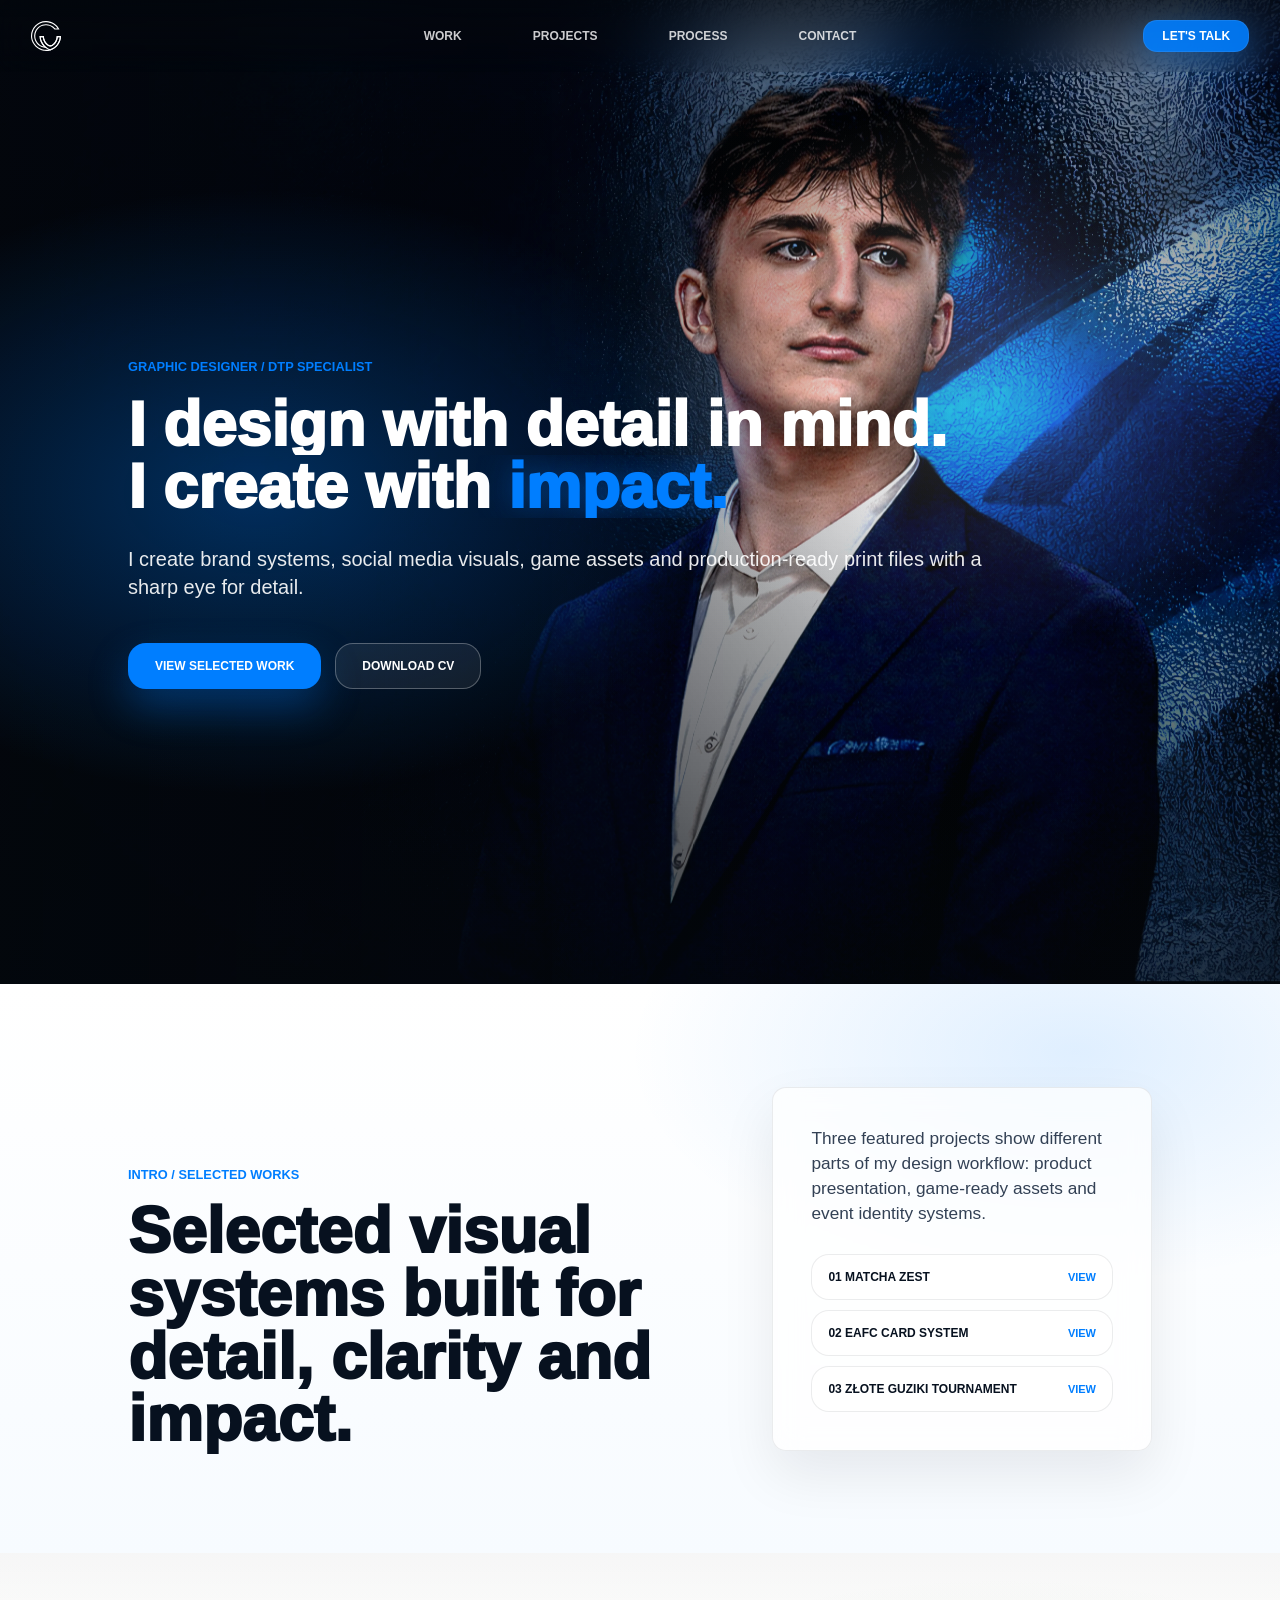
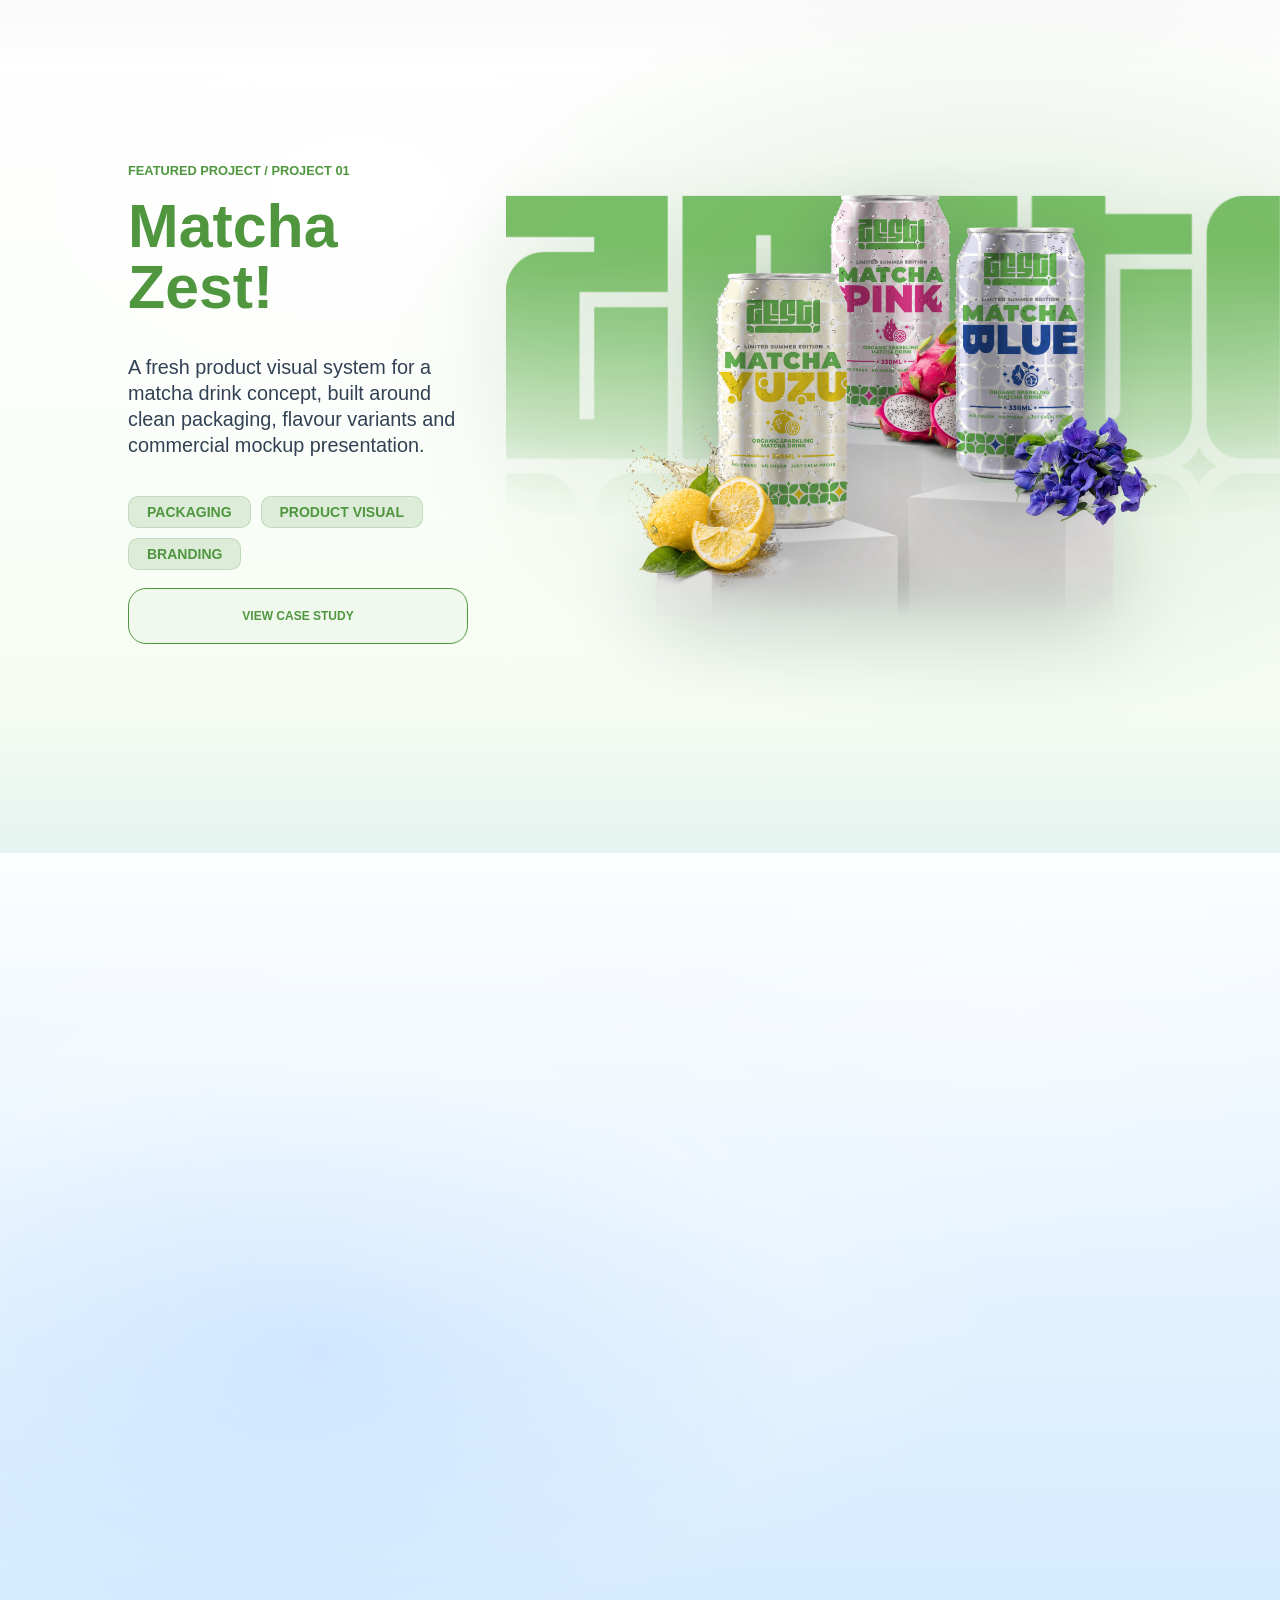
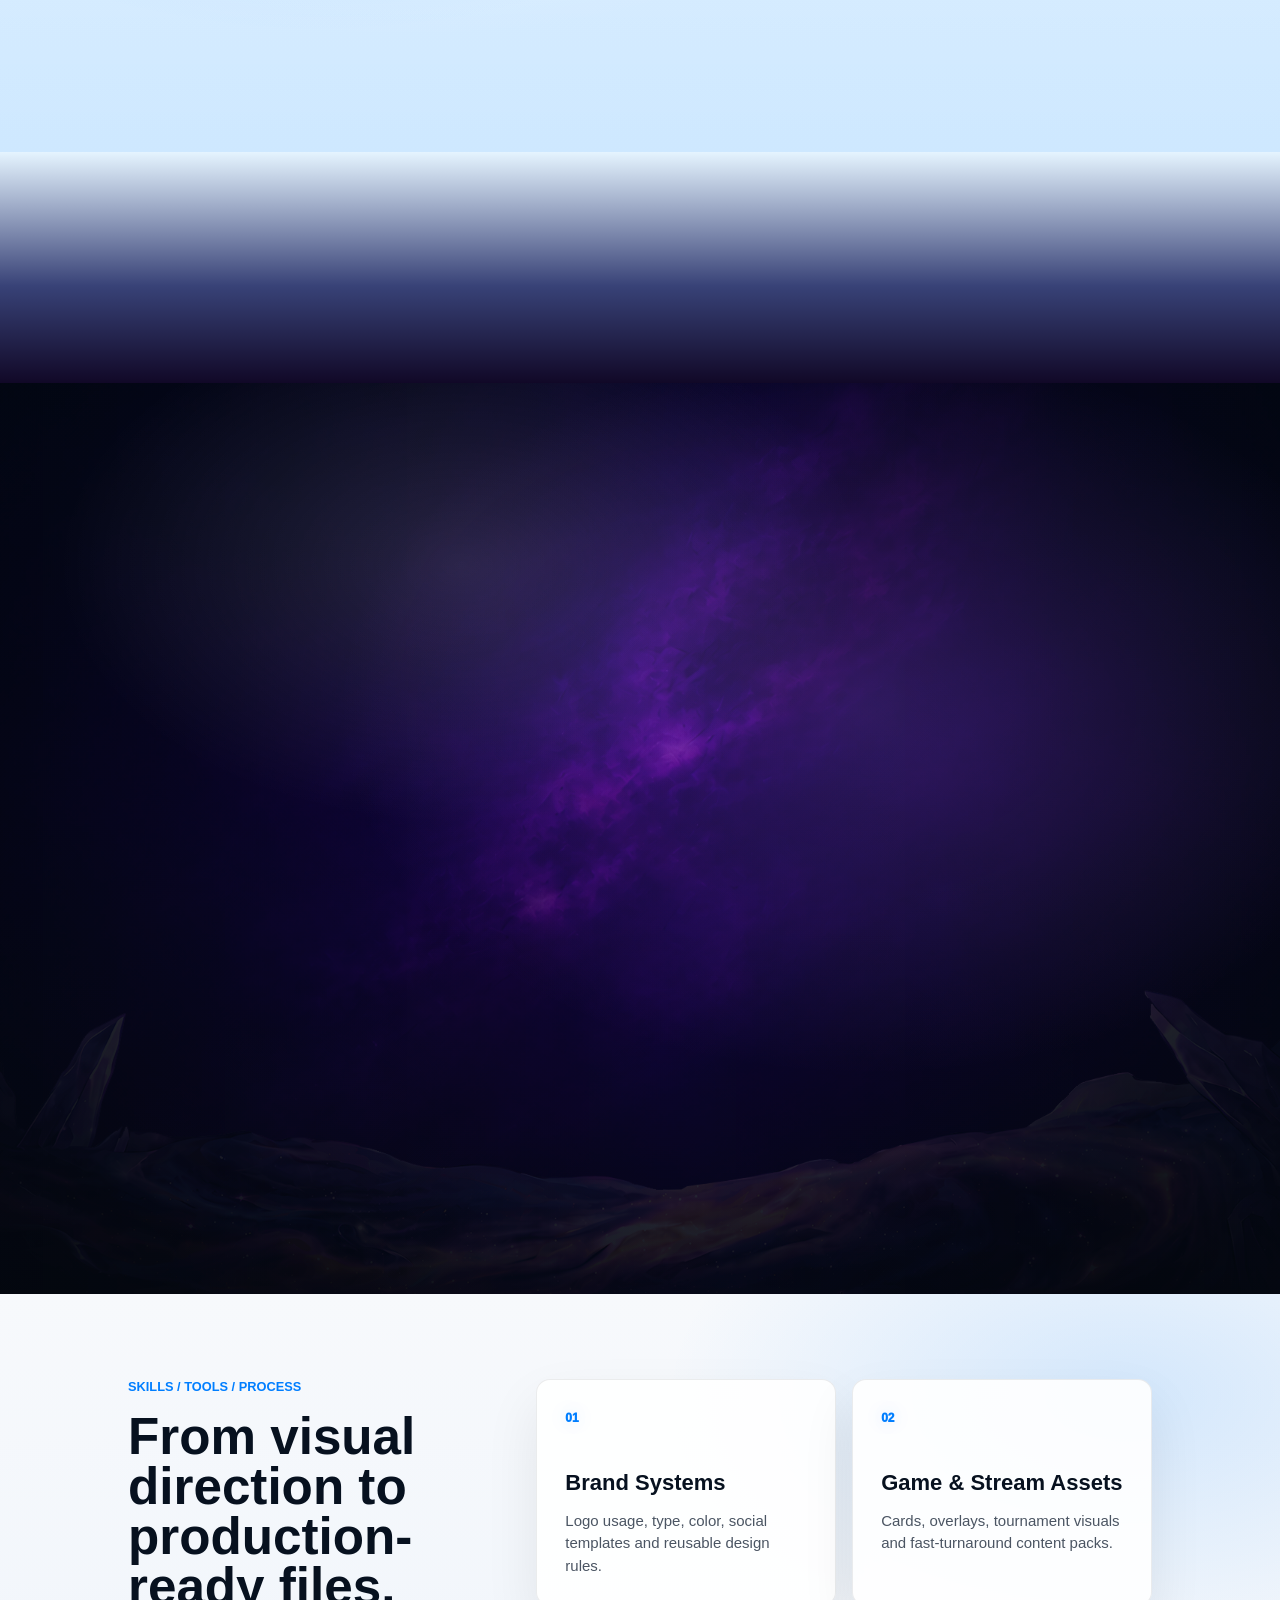
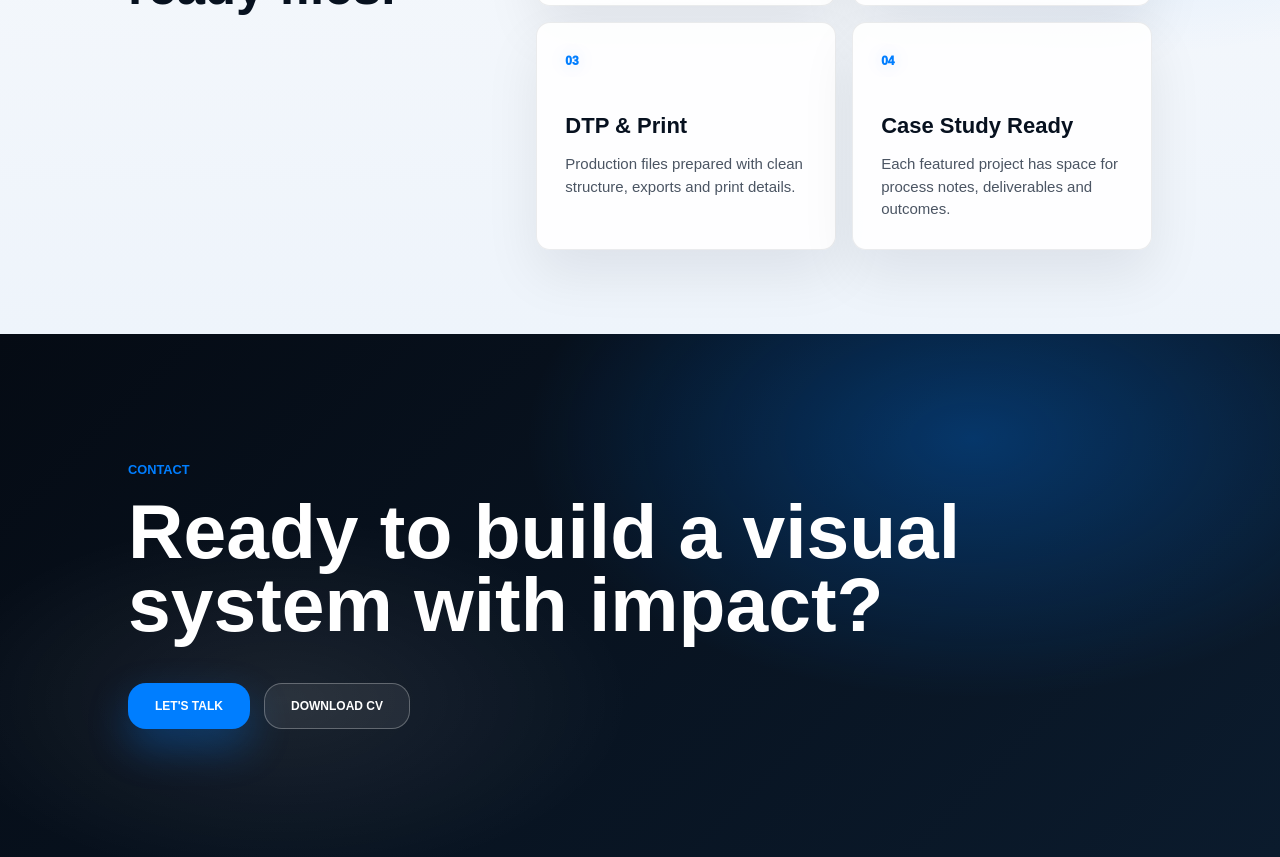
<file: index.html>
<!DOCTYPE html>
<html lang="en">
<head>
    <meta charset="UTF-8">
    <meta name="viewport" content="width=device-width, initial-scale=1.0">
    <title>Lukasz Michalski | OVERR Design</title>
    <meta name="description" content="Portfolio of Lukasz Michalski - Graphic Designer and DTP Specialist focused on branding, visual systems, game assets and print-ready design.">
    <meta name="author" content="Lukasz Michalski">
    <meta name="robots" content="index, follow">
    <meta name="theme-color" content="#03070d">
    <link rel="canonical" href="https://overr-beep.github.io/">
    <link rel="icon" type="image/svg+xml" href="overrlogo.svg">
    <link rel="stylesheet" href="style.css">
</head>
<body>
    <div class="scroll-progress" data-scroll-progress aria-hidden="true"></div>

    <header class="site-header" data-header>
        <a class="brand" href="#top" aria-label="Overr Design home">
            <img src="overrlogo.svg" alt="">
        </a>

        <nav class="site-nav" aria-label="Primary navigation" data-site-nav>
            <a href="#work" data-nav-link>Work</a>
            <a href="#zlote-guziki" data-nav-link>Projects</a>
            <a href="#process" data-nav-link>Process</a>
            <a href="#contact" data-nav-link>Contact</a>
        </nav>

        <div class="header-actions">
            <a class="header-button" href="#contact">Let's talk</a>
            <button class="nav-toggle" type="button" data-nav-toggle aria-label="Open navigation" aria-expanded="false">
                <span></span>
                <span></span>
            </button>
        </div>
    </header>

    <main id="top">
        <section class="section hero scene-dark" aria-labelledby="hero-title">
            <div class="hero-bg" aria-hidden="true">
                <!-- Future swap target: /assets/hero-bg.png -->
                <img class="hero-bg__image parallax" src="assets/portfolio/source/lukasz-hero-bg.webp" alt="" data-speed="-0.08" data-hero-mouse-bg>
                <!-- Future swap target: /assets/hero-person.png -->
                <img class="hero-bg__person parallax" src="assets/portfolio/source/lukasz-hero-person.webp" alt="" data-speed="0.06" data-hero-mouse-person>
            </div>

            <div class="container hero-grid">
                <div class="hero-copy reveal">
                    <p class="eyebrow">Graphic Designer / DTP Specialist</p>
                    <h1 id="hero-title">
                        <span>I design with detail in mind.</span>
                        <span>I create with <em>impact.</em></span>
                    </h1>
                    <p class="hero-lead">I create brand systems, social media visuals, game assets and production-ready print files with a sharp eye for detail.</p>
                    <div class="actions">
                        <a class="button button-primary" href="#work">View selected work</a>
                        <a class="button button-ghost" href="assets/OVERR-portfolio.pdf">Download CV</a>
                    </div>
                </div>
            </div>
        </section>

        <section class="section intro-section" aria-labelledby="intro-title">
            <div class="container intro-layout">
                <div class="intro-copy reveal">
                    <p class="eyebrow">Intro / Selected Works</p>
                    <h2 id="intro-title">Selected visual systems built for detail, clarity and impact.</h2>
                </div>

                <div class="intro-panel reveal">
                    <p>Three featured projects show different parts of my design workflow: product presentation, game-ready assets and event identity systems.</p>
                    <div class="intro-links" aria-label="Selected projects">
                        <a href="#work">01 Matcha Zest</a>
                        <a href="#eafc">02 EAFC Card System</a>
                        <a href="#zlote-guziki">03 Złote Guziki Tournament</a>
                    </div>
                </div>
            </div>
        </section>

        <section class="section project-section project-matcha" id="work" aria-labelledby="matcha-title" data-matcha-section>
            <div class="container project-grid" id="matcha">
                <article class="project-copy reveal">
                    <p class="eyebrow">Featured Project / Project 01</p>
                    <h2 id="matcha-title">Matcha Zest!</h2>
                    <p>A fresh product visual system for a matcha drink concept, built around clean packaging, flavour variants and commercial mockup presentation.</p>
                    <div class="tag-row" aria-label="Project tags">
                        <span>Packaging</span>
                        <span>Product Visual</span>
                        <span>Branding</span>
                    </div>
                    <a class="case-button" href="#contact">View case study</a>
                </article>

                <div class="project-visual matcha-visual reveal" aria-hidden="true">
                    <!-- Future swap target: /assets/matcha-cans.png -->
                    <img class="matcha-word matcha-word--green parallax" src="assets/portfolio/source/matcha-zest-green.png" alt="" data-speed="-0.04">
                    <img class="matcha-word matcha-word--yuzu parallax" src="assets/portfolio/source/matcha-zest-yellow.png" alt="" data-speed="-0.04">
                    <img class="matcha-word matcha-word--pink parallax" src="assets/portfolio/source/matcha-zest-pink.png" alt="" data-speed="-0.04">
                    <img class="matcha-word matcha-word--blue parallax" src="assets/portfolio/source/matcha-zest-blue.png" alt="" data-speed="-0.04">
                    <img class="matcha-podium" src="assets/portfolio/source/matcha-podium-base.png" alt="">
                    <img class="matcha-can matcha-can--pink parallax" src="assets/portfolio/source/matcha-can-pink.png" alt="" data-speed="0.04" data-matcha-variant="pink">
                    <img class="matcha-can matcha-can--yuzu parallax" src="assets/portfolio/source/matcha-can-yuzu.png" alt="" data-speed="0.02" data-matcha-variant="yuzu">
                    <img class="matcha-can matcha-can--blue parallax" src="assets/portfolio/source/matcha-can-blue.png" alt="" data-speed="0.06" data-matcha-variant="blue">
                    <img class="matcha-fruit matcha-fruit--lemons" src="assets/portfolio/source/matcha-lemons.png" alt="">
                    <img class="matcha-fruit matcha-fruit--dragon" src="assets/portfolio/source/matcha-dragonfruit.png" alt="">
                    <img class="matcha-fruit matcha-fruit--lavender" src="assets/portfolio/source/matcha-lavender.png" alt="">
                    <div class="matcha-label-preview" data-matcha-label-open aria-hidden="true">
                        <span>Click can</span>
                        <img data-matcha-label-preview src="assets/portfolio/source/matcha-label-yuzu.png" alt="">
                    </div>
                </div>
            </div>
        </section>

        <section class="section project-section project-eafc" id="eafc" aria-labelledby="eafc-title">
            <div class="container project-grid project-grid--reverse">
                <div class="project-visual eafc-visual reveal" aria-hidden="true">
                    <!-- Future swap target: /assets/eafc-cards.png -->
                    <img src="assets/portfolio/source/silver-card-full.png" alt="">
                    <img src="assets/portfolio/source/gold-card-full.png" alt="">
                    <img src="assets/portfolio/source/icon-card-full.png" alt="">
                    <img src="assets/portfolio/source/black-gold-card-full.png" alt="">
                    <img src="assets/portfolio/source/wonderkid-card-full.png" alt="">
                </div>

                <article class="project-copy project-copy--right reveal">
                    <p class="eyebrow">Featured Project / Project 02</p>
                    <h2 id="eafc-title">EAFC Card System</h2>
                    <p>Custom football card collection with multiple rarity levels, metallic textures and game-ready presentation assets.</p>
                    <div class="tag-row tag-row--blue" aria-label="Project tags">
                        <span>Game UI</span>
                        <span>Card Design</span>
                        <span>Visual System</span>
                    </div>
                    <a class="case-button case-button--blue" href="#contact">View case study</a>
                </article>
            </div>
        </section>

        <section class="cosmic-transition" aria-hidden="true">
            <div class="container">
                <span></span>
            </div>
        </section>

        <section class="section project-section project-cosmic scene-dark" id="zlote-guziki" aria-labelledby="zg-title">
            <div class="cosmic-bg" aria-hidden="true">
                <!-- Future swap target: /assets/cosmic-bg.png -->
                <img class="cosmic-bg__sky parallax" src="assets/portfolio/source/purple-sky-upscaled.webp" alt="" data-speed="-0.05">
                <!-- Future swap target: /assets/cosmic-rocks.png -->
                <img class="cosmic-bg__rocks" src="assets/portfolio/source/cosmic-rocks-clean.png" alt="">
            </div>

            <div class="container project-grid cosmic-grid">
                <article class="project-copy project-copy--dark reveal">
                    <p class="eyebrow">Featured Project / Project 03</p>
                    <h2 id="zg-title">Złote Guziki Tournament</h2>
                    <p>Visual identity for a streamer tournament - posters, social media assets, match graphics, stream visuals and website elements.</p>
                    <div class="tag-row tag-row--gold" aria-label="Project tags">
                        <span>Event Branding</span>
                        <span>Social Media</span>
                        <span>Stream Graphics</span>
                    </div>
                    <a class="case-button case-button--gold" href="#contact">View case study</a>
                </article>

                <div class="project-visual zg-visual reveal" aria-hidden="true">
                    <img class="zg-art parallax" src="assets/portfolio/source/zlote-guziki-full.png" alt="" data-speed="0.04">
                </div>
            </div>
        </section>

        <section class="section process-section" id="process" aria-labelledby="process-title">
            <div class="container process-layout">
                <div class="process-heading reveal">
                    <p class="eyebrow">Skills / Tools / Process</p>
                    <h2 id="process-title">From visual direction to production-ready files.</h2>
                </div>

                <div class="process-grid">
                    <article class="process-card reveal">
                        <span>01</span>
                        <h3>Brand Systems</h3>
                        <p>Logo usage, type, color, social templates and reusable design rules.</p>
                    </article>
                    <article class="process-card reveal">
                        <span>02</span>
                        <h3>Game & Stream Assets</h3>
                        <p>Cards, overlays, tournament visuals and fast-turnaround content packs.</p>
                    </article>
                    <article class="process-card reveal">
                        <span>03</span>
                        <h3>DTP & Print</h3>
                        <p>Production files prepared with clean structure, exports and print details.</p>
                    </article>
                    <article class="process-card reveal">
                        <span>04</span>
                        <h3>Case Study Ready</h3>
                        <p>Each featured project has space for process notes, deliverables and outcomes.</p>
                    </article>
                </div>
            </div>
        </section>

        <section class="contact-section scene-dark" id="contact" aria-labelledby="contact-title">
            <div class="container contact-layout reveal">
                <p class="eyebrow">Contact</p>
                <h2 id="contact-title">Ready to build a visual system with impact?</h2>
                <div class="actions">
                    <a class="button button-primary" href="mailto:lukasz.overr.michalski@gmail.com">Let's talk</a>
                    <a class="button button-ghost" href="assets/OVERR-portfolio.pdf">Download CV</a>
                </div>
            </div>
        </section>
    </main>

    <a class="back-to-top" href="#top" data-back-to-top aria-label="Back to top">Up</a>
    <div class="label-modal" data-matcha-label-modal aria-hidden="true">
        <button class="label-modal__backdrop" type="button" data-matcha-label-close aria-label="Close label preview"></button>
        <div class="label-modal__dialog" role="dialog" aria-modal="true" aria-label="Full Matcha label preview">
            <button class="label-modal__close" type="button" data-matcha-label-close>Close</button>
            <img data-matcha-label-full src="assets/portfolio/source/matcha-label-yuzu.png" alt="Full Matcha label preview">
        </div>
    </div>
    <script src="script.js"></script>
</body>
</html>
</file>
<file: style.css>
:root {
    --blue: #007eff;
    --dark: #03070d;
    --text: #07111f;
    --muted: #4b5563;
    --surface: #ffffff;
    --soft-blue: #dff0ff;
    --soft-green: #e8f4e4;
    --green: #4f963f;
    --gold: #f0c765;
    --line: rgba(7, 17, 31, 0.12);
    --container: 1440px;
    --scene-container: 1680px;
    --section-edge: clamp(96px, 10vw, 192px);
    --header-height: 72px;
    --radius-xs: 10px;
    --radius-sm: 14px;
    --radius-md: 18px;
    --shadow-soft: 0 24px 54px rgba(7, 17, 31, 0.08);
    --shadow-hover: 0 32px 68px rgba(7, 17, 31, 0.12);
    --ease: cubic-bezier(0.16, 1, 0.3, 1);
    --section-pad: clamp(74px, 6.6vw, 112px);
    color-scheme: light;
    font-family: Inter, "SF Pro Display", Arial, sans-serif;
}

* {
    box-sizing: border-box;
}

html {
    scroll-behavior: smooth;
    scrollbar-width: none;
    -ms-overflow-style: none;
}

html::-webkit-scrollbar,
body::-webkit-scrollbar {
    width: 0;
    height: 0;
    display: none;
}

body {
    margin: 0;
    color: var(--text);
    background: var(--surface);
    font-family: Inter, "SF Pro Display", Arial, sans-serif;
    overflow-x: hidden;
}

body.nav-open {
    overflow: hidden;
}

body.modal-open {
    overflow: hidden;
}

a {
    color: inherit;
    text-decoration: none;
}

img {
    display: block;
    max-width: 100%;
}

button {
    font: inherit;
}

.container {
    width: min(80vw, var(--container));
    margin: 0 auto;
    padding: 0;
}

.section {
    position: relative;
    min-height: 100svh;
    padding: var(--section-pad) 0;
    overflow: hidden;
}

.scene-dark {
    color: #fff;
    background: var(--dark);
}

.scroll-progress {
    position: fixed;
    inset: 0 auto auto 0;
    z-index: 120;
    width: var(--scroll-progress, 0%);
    height: 3px;
    background: var(--blue);
    box-shadow: 0 0 22px rgba(0, 126, 255, 0.7);
}

.site-header {
    position: fixed;
    top: 0;
    left: 0;
    right: 0;
    z-index: 100;
    display: grid;
    grid-template-columns: 1fr auto 1fr;
    align-items: center;
    height: var(--header-height);
    padding: 0 clamp(12px, 2.4vw, 40px);
    color: #fff;
    background: linear-gradient(180deg, rgba(3, 7, 13, 0.64), rgba(3, 7, 13, 0.08));
    backdrop-filter: blur(16px);
    transition: background 240ms ease, border-color 240ms ease;
}

.site-header.is-scrolled {
    border-bottom: 1px solid rgba(255, 255, 255, 0.08);
    background: rgba(3, 7, 13, 0.74);
}

.brand {
    display: inline-flex;
    width: 30px;
    height: 30px;
}

.brand img {
    width: 100%;
    height: 100%;
    object-fit: contain;
}

.site-nav {
    display: flex;
    align-items: center;
    justify-content: center;
    gap: clamp(24px, 4vw, 58px);
    font-size: 12px;
    font-weight: 800;
    line-height: 1;
    text-transform: uppercase;
}

.site-nav a {
    position: relative;
    display: inline-flex;
    align-items: center;
    min-height: 34px;
    padding: 0 10px;
    color: rgba(255, 255, 255, 0.8);
    border-radius: 999px;
    transition: color 180ms ease, background 180ms ease;
}

.site-nav a::after {
    content: "";
    position: absolute;
    left: 10px;
    right: 10px;
    bottom: 3px;
    height: 2px;
    border-radius: 999px;
    background: var(--blue);
    box-shadow: 0 0 16px rgba(0, 126, 255, 0.65);
    opacity: 0;
    transform: scaleX(0.28);
    transform-origin: center;
    transition: opacity 180ms ease, transform 220ms var(--ease);
}

.site-nav a:hover,
.site-nav a.is-active {
    color: #fff;
}

.site-nav a:hover {
    background: rgba(255, 255, 255, 0.06);
}

.site-nav a:focus-visible {
    outline: 2px solid rgba(0, 126, 255, 0.72);
    outline-offset: 3px;
}

.site-nav a.is-active {
    background: rgba(0, 126, 255, 0.14);
}

.site-nav a.is-active::after {
    opacity: 1;
    transform: scaleX(1);
}

.header-actions {
    display: flex;
    align-items: center;
    justify-content: flex-end;
    gap: 12px;
}

.header-button {
    display: inline-flex;
    align-items: center;
    justify-content: center;
    min-height: 32px;
    padding: 0 18px;
    border: 1px solid rgba(255, 255, 255, 0.08);
    border-radius: var(--radius-sm);
    color: #fff;
    background: rgba(0, 126, 255, 0.9);
    box-shadow: 0 12px 34px rgba(0, 126, 255, 0.32);
    font-size: 12px;
    font-weight: 800;
    text-transform: uppercase;
    transition: transform 180ms ease, box-shadow 180ms ease, background 180ms ease;
}

.button,
.case-button {
    display: inline-flex;
    align-items: center;
    justify-content: center;
    min-height: 46px;
    padding: 0 26px;
    border: 1px solid transparent;
    border-radius: var(--radius-md);
    font-size: 12px;
    font-weight: 900;
    letter-spacing: 0;
    line-height: 1;
    text-transform: uppercase;
    white-space: nowrap;
    transition: transform 180ms ease, border-color 180ms ease, box-shadow 180ms ease, background 180ms ease, color 180ms ease;
}

.button:hover,
.case-button:hover,
.header-button:hover {
    transform: translateY(-2px);
}

.button-primary {
    color: #fff;
    background: var(--blue);
    border-color: rgba(0, 126, 255, 0.82);
    box-shadow: 0 18px 42px rgba(0, 126, 255, 0.32);
}

.button-primary:hover {
    box-shadow: 0 22px 52px rgba(0, 126, 255, 0.42);
}

.button-ghost {
    color: #fff;
    border-color: rgba(255, 255, 255, 0.28);
    background: rgba(255, 255, 255, 0.07);
}

.button-ghost:hover {
    border-color: rgba(255, 255, 255, 0.72);
    background: rgba(255, 255, 255, 0.1);
}

.button:focus-visible,
.case-button:focus-visible,
.header-button:focus-visible,
.nav-toggle:focus-visible {
    outline: 2px solid rgba(0, 126, 255, 0.72);
    outline-offset: 3px;
}

.nav-toggle {
    display: none;
    width: 42px;
    height: 42px;
    border: 1px solid rgba(255, 255, 255, 0.2);
    border-radius: var(--radius-sm);
    background: rgba(255, 255, 255, 0.06);
}

.nav-toggle span {
    display: block;
    width: 16px;
    height: 2px;
    margin: 4px auto;
    background: #fff;
    transition: transform 180ms ease;
}

.hero {
    display: grid;
    align-items: center;
    padding-top: calc(var(--header-height) + clamp(48px, 6vw, 90px));
    isolation: isolate;
    min-height: 100svh;
}

.hero::after {
    content: "";
    position: absolute;
    inset: 0;
    z-index: 1;
    background:
        radial-gradient(680px 420px at 20% 50%, rgba(0, 126, 255, 0.34), transparent 72%),
        radial-gradient(520px 400px at 76% 38%, rgba(255, 255, 255, 0.18), transparent 68%),
        linear-gradient(90deg, rgba(3, 7, 13, 0.84) 0%, rgba(3, 7, 13, 0.52) 42%, rgba(3, 7, 13, 0.03) 68%, rgba(3, 7, 13, 0.34) 100%),
        linear-gradient(180deg, rgba(3, 7, 13, 0.36) 0%, transparent 42%, rgba(3, 7, 13, 0.7) 100%);
    pointer-events: none;
}

.hero-bg {
    position: absolute;
    inset: 0;
    z-index: 0;
    overflow: hidden;
}

.hero-bg__image {
    width: 100%;
    height: 100%;
    object-fit: cover;
    filter: brightness(1.28) contrast(1.05) saturate(1.1);
    opacity: 0;
    animation: heroTextureIn 900ms ease forwards;
}

.hero-bg__person {
    position: absolute;
    right: clamp(82px, 9vw, 168px);
    bottom: 0;
    width: clamp(701px, 55.44vw, 962px);
    min-width: 0;
    opacity: 0;
    scale: 1.04;
    filter: brightness(1.16) contrast(1.03) drop-shadow(-38px 42px 58px rgba(0, 0, 0, 0.38));
    animation: heroPortraitIn 1180ms var(--ease) 200ms forwards;
}

.hero-grid {
    position: relative;
    z-index: 2;
    display: grid;
    width: calc(100vw - var(--section-edge));
    margin-right: 0;
    margin-left: var(--section-edge);
    grid-template-columns: minmax(360px, 860px) minmax(0, 1fr);
    align-items: center;
    min-height: calc(100svh - var(--header-height) - clamp(48px, 6vw, 90px));
}

.hero-copy {
    max-width: 860px;
}

.hero-copy.reveal {
    opacity: 1;
    transform: none;
}

.eyebrow {
    margin: 0 0 18px;
    color: var(--blue);
    font-size: clamp(12px, 1vw, 16px);
    font-weight: 900;
    line-height: 1.2;
    text-transform: uppercase;
}

.hero h1 {
    margin: 0;
    font-size: clamp(46px, 4.9vw, 78px);
    font-weight: 950;
    line-height: 1;
    letter-spacing: 0;
}

.hero h1 span {
    display: block;
    white-space: nowrap;
}

.hero h1 em {
    color: var(--blue);
    font-style: normal;
    text-shadow: 0 0 34px rgba(0, 126, 255, 0.45);
}

.hero-lead {
    max-width: 860px;
    margin: 28px 0 0;
    color: rgba(255, 255, 255, 0.91);
    font-size: clamp(20px, 1.55vw, 25px);
    font-weight: 350;
    line-height: 1.38;
}

.actions {
    display: flex;
    flex-wrap: wrap;
    gap: 14px;
    margin-top: 42px;
}

.hero .eyebrow,
.hero h1 span,
.hero-lead,
.hero .actions .button {
    opacity: 0;
    animation: heroItemIn 720ms var(--ease) forwards;
}

.hero .eyebrow {
    translate: 0 -16px;
    animation-delay: 150ms;
}

.hero h1 span {
    translate: 0 24px;
    overflow: hidden;
}

.hero h1 span:first-child {
    animation-delay: 250ms;
}

.hero h1 span:nth-child(2) {
    animation-delay: 380ms;
}

.hero h1 em {
    animation: impactGlowIn 980ms ease 560ms both;
}

.hero-lead {
    translate: 0 20px;
    animation-delay: 520ms;
}

.hero .actions .button {
    translate: 0 18px;
    animation-delay: 650ms;
}

.hero .actions .button:nth-child(2) {
    animation-delay: 730ms;
}

@keyframes heroTextureIn {
    from {
        opacity: 0;
    }

    to {
        opacity: 1;
    }
}

@keyframes heroPortraitIn {
    from {
        opacity: 0;
        scale: 1.04;
        filter: brightness(1.08) contrast(1.01) drop-shadow(-28px 36px 48px rgba(0, 0, 0, 0.28));
    }

    to {
        opacity: 1;
        scale: 1;
        filter: brightness(1.16) contrast(1.03) drop-shadow(-38px 42px 58px rgba(0, 0, 0, 0.38));
    }
}

@keyframes heroItemIn {
    to {
        opacity: 1;
        translate: 0 0;
    }
}

@keyframes impactGlowIn {
    0% {
        color: rgba(255, 255, 255, 0.88);
        text-shadow: 0 0 0 rgba(0, 126, 255, 0);
    }

    100% {
        color: var(--blue);
        text-shadow: 0 0 34px rgba(0, 126, 255, 0.45);
    }
}

.intro-section {
    min-height: auto;
    padding: clamp(78px, 8vw, 132px) 0;
    background:
        radial-gradient(620px 320px at 84% 12%, rgba(0, 126, 255, 0.12), transparent 72%),
        linear-gradient(180deg, #ffffff 0%, #f7fbff 100%);
}

.intro-layout {
    display: grid;
    width: calc(100vw - var(--section-edge) - var(--section-edge));
    margin-right: var(--section-edge);
    margin-left: var(--section-edge);
    grid-template-columns: minmax(320px, 0.95fr) minmax(360px, 0.65fr);
    align-items: end;
    gap: clamp(40px, 7vw, 120px);
}

.intro-copy h2 {
    max-width: 820px;
    margin: 0;
    font-size: clamp(42px, 5vw, 76px);
    font-weight: 920;
    line-height: 0.98;
    letter-spacing: 0;
}

.intro-panel {
    padding: clamp(24px, 3vw, 38px);
    border: 1px solid rgba(7, 17, 31, 0.08);
    border-radius: var(--radius-sm);
    background: rgba(255, 255, 255, 0.72);
    box-shadow: var(--shadow-soft);
    backdrop-filter: blur(14px);
}

.intro-panel p {
    margin: 0;
    color: #334155;
    font-size: clamp(17px, 1.35vw, 21px);
    line-height: 1.45;
}

.intro-links {
    display: grid;
    gap: 10px;
    margin-top: 28px;
}

.intro-links a {
    display: flex;
    align-items: center;
    justify-content: space-between;
    min-height: 46px;
    padding: 0 16px;
    border: 1px solid rgba(7, 17, 31, 0.08);
    border-radius: var(--radius-md);
    color: var(--text);
    background: rgba(255, 255, 255, 0.78);
    font-size: 12px;
    font-weight: 900;
    text-transform: uppercase;
    transition: transform 180ms ease, border-color 180ms ease, box-shadow 180ms ease, background 180ms ease;
}

.intro-links a::after {
    content: "View";
    color: var(--blue);
    font-size: 11px;
    transition: color 180ms ease, transform 180ms var(--ease);
}

.intro-links a:hover {
    transform: translateY(-2px);
    border-color: rgba(0, 126, 255, 0.28);
    background: #fff;
    box-shadow: var(--shadow-soft);
}

.intro-links a:hover::after {
    transform: translateX(6px);
}

.project-section {
    display: grid;
    align-items: center;
}

.project-section::before {
    content: "";
    position: absolute;
    inset: 0;
    pointer-events: none;
}

.project-grid {
    position: relative;
    z-index: 2;
    display: grid;
    width: calc(100vw - var(--section-edge));
    max-width: none;
    margin-right: 0;
    margin-left: var(--section-edge);
    padding-right: 0;
    padding-left: 0;
    grid-template-columns: minmax(360px, 0.34fr) minmax(0, 0.66fr);
    align-items: center;
    gap: clamp(30px, 3.6vw, 72px);
}

.project-grid--reverse {
    grid-template-columns: minmax(0, 0.64fr) minmax(360px, 0.36fr);
}

.project-copy {
    position: relative;
    z-index: 8;
    max-width: 520px;
    padding: clamp(0px, 1vw, 12px) 0;
}

.project-copy--right {
    justify-self: end;
    text-align: right;
}

.project-copy h2 {
    margin: 0;
    font-size: clamp(46px, 4.75vw, 78px);
    font-weight: 900;
    line-height: 1;
    letter-spacing: 0;
}

.project-copy p:not(.eyebrow) {
    margin: 36px 0 0;
    color: #334155;
    font-size: clamp(19px, 1.55vw, 25px);
    line-height: 1.32;
}

.project-copy--dark p:not(.eyebrow) {
    color: rgba(255, 255, 255, 0.86);
}

.tag-row {
    display: flex;
    flex-wrap: wrap;
    gap: 10px;
    margin-top: 38px;
}

.project-copy--right .tag-row {
    justify-content: flex-end;
}

.tag-row span {
    display: inline-flex;
    align-items: center;
    min-height: 32px;
    padding: 0 18px;
    border: 1px solid rgba(47, 107, 37, 0.16);
    border-radius: var(--radius-xs);
    color: #2f6b25;
    background: var(--soft-green);
    font-size: 14px;
    font-weight: 800;
    text-transform: uppercase;
}

.tag-row--blue span {
    color: #005fc4;
    border-color: rgba(0, 95, 196, 0.18);
    background: rgba(0, 126, 255, 0.16);
}

.tag-row--gold span {
    color: #ffe0a3;
    border-color: rgba(255, 224, 163, 0.22);
    background: rgba(240, 199, 101, 0.16);
}

.case-button {
    min-width: min(100%, 475px);
    min-height: 56px;
    margin-top: 18px;
    color: #4b913b;
    border-color: currentColor;
    background: rgba(119, 188, 102, 0.03);
}

.case-button:hover {
    background: rgba(119, 188, 102, 0.08);
    box-shadow: 0 18px 40px rgba(119, 188, 102, 0.16);
}

.case-button--blue {
    color: #006fe0;
    border-color: rgba(0, 126, 255, 0.55);
    background: rgba(0, 126, 255, 0.05);
}

.case-button--blue:hover {
    background: rgba(0, 126, 255, 0.1);
    box-shadow: 0 18px 40px rgba(0, 126, 255, 0.18);
}

.case-button--gold {
    color: #ffe0a3;
    border-color: rgba(255, 224, 163, 0.6);
    background: rgba(240, 199, 101, 0.1);
}

.case-button--gold:hover {
    background: rgba(240, 199, 101, 0.13);
    box-shadow: 0 18px 40px rgba(240, 199, 101, 0.16);
}

.project-visual {
    position: relative;
    z-index: 1;
    min-height: clamp(680px, 64vw, 1040px);
}

.project-matcha {
    --matcha-accent: var(--green);
    --matcha-accent-rgb: 79, 150, 63;
    --matcha-glow-x: 68%;
    --matcha-glow-y: 44%;
    background:
        radial-gradient(900px 560px at 78% 45%, rgba(var(--matcha-accent-rgb), 0.18), transparent 68%),
        radial-gradient(540px 320px at 28% 26%, rgba(255, 255, 255, 0.9), transparent 70%),
        linear-gradient(180deg, #ffffff 0%, #fbfefa 50%, #f3fbef 100%);
    transition: background 520ms var(--ease);
}

.project-matcha::before {
    background:
        linear-gradient(180deg, rgba(3, 7, 13, 0.035), transparent 13%, transparent 84%, rgba(0, 126, 255, 0.06));
}

.project-matcha::after {
    content: "";
    position: absolute;
    left: var(--matcha-glow-x);
    top: var(--matcha-glow-y);
    z-index: 1;
    width: 18px;
    height: 18px;
    border-radius: 50%;
    pointer-events: none;
    opacity: 0;
    background: rgba(var(--matcha-accent-rgb), 0.22);
    box-shadow: 0 0 0 0 rgba(var(--matcha-accent-rgb), 0.22);
    transform: translate(-50%, -50%) scale(1);
}

.project-matcha.is-wave-active::after {
    animation: matcha-wave 820ms var(--ease);
}

.project-matcha[data-matcha-variant="yuzu"] {
    --matcha-accent: #9f8700;
    --matcha-accent-rgb: 159, 135, 0;
}

.project-matcha[data-matcha-variant="pink"] {
    --matcha-accent: #d82f8a;
    --matcha-accent-rgb: 216, 47, 138;
}

.project-matcha[data-matcha-variant="blue"] {
    --matcha-accent: #2b579f;
    --matcha-accent-rgb: 43, 87, 159;
}

.project-matcha .eyebrow,
.project-matcha .project-copy h2,
.project-matcha .case-button {
    color: var(--matcha-accent);
    transition: color 420ms var(--ease), border-color 420ms var(--ease), background 420ms var(--ease);
}

.project-matcha .tag-row span {
    color: var(--matcha-accent);
    border-color: rgba(var(--matcha-accent-rgb), 0.2);
    background: rgba(var(--matcha-accent-rgb), 0.16);
    transition: color 420ms var(--ease), border-color 420ms var(--ease), background 420ms var(--ease);
}

.project-matcha .case-button {
    border-color: var(--matcha-accent);
    background: rgba(var(--matcha-accent-rgb), 0.04);
}

@keyframes matcha-wave {
    0% {
        opacity: 0.36;
        box-shadow: 0 0 0 0 rgba(var(--matcha-accent-rgb), 0.2);
        transform: translate(-50%, -50%) scale(1);
    }

    100% {
        opacity: 0;
        box-shadow: 0 0 0 480px rgba(var(--matcha-accent-rgb), 0);
        transform: translate(-50%, -50%) scale(28);
    }
}

.matcha-visual {
    width: min(130%, 1280px);
    aspect-ratio: 962 / 545;
    min-height: 0;
    justify-self: end;
    margin-left: clamp(28px, 5vw, 90px);
    overflow: visible;
}

.matcha-word,
.matcha-podium,
.matcha-can,
.matcha-fruit {
    position: absolute;
    user-select: none;
}

.matcha-word {
    left: 0;
    top: 0;
    z-index: 0;
    width: 100%;
    max-width: none;
    opacity: 0;
    filter: drop-shadow(0 24px 40px rgba(44, 88, 32, 0.1));
    transition: opacity 520ms var(--ease), transform 720ms var(--ease);
}

.matcha-word--green {
    opacity: 0.9;
}

.project-matcha[data-matcha-variant="yuzu"] .matcha-word--green,
.project-matcha[data-matcha-variant="pink"] .matcha-word--green,
.project-matcha[data-matcha-variant="blue"] .matcha-word--green {
    opacity: 0;
}

.project-matcha[data-matcha-variant="yuzu"] .matcha-word--yuzu,
.project-matcha[data-matcha-variant="pink"] .matcha-word--pink,
.project-matcha[data-matcha-variant="blue"] .matcha-word--blue {
    opacity: 0.9;
}

.matcha-podium {
    left: 19.3%;
    top: 55.6%;
    z-index: 1;
    width: 59.3%;
    filter: drop-shadow(0 30px 42px rgba(7, 17, 31, 0.18));
}

.matcha-can {
    z-index: 5;
    width: 17.05%;
    filter: drop-shadow(0 28px 32px rgba(7, 17, 31, 0.2));
    transition: transform 260ms var(--ease);
    cursor: pointer;
}

.matcha-can:hover {
    transform: translateY(-8px) rotate(1deg);
}

.matcha-can--yuzu:hover {
    transform: translateY(-8px) rotate(-3.5deg);
}

.matcha-can.is-idle-shaking {
    animation: matcha-can-shake 900ms var(--ease);
}

@keyframes matcha-can-shake {
    0%,
    100% {
        transform: translate3d(0, var(--parallax-y, 0px), 0) scale(var(--parallax-scale, 1)) rotate(0deg);
    }

    18% {
        transform: translate3d(0, calc(var(--parallax-y, 0px) - 4px), 0) scale(var(--parallax-scale, 1)) rotate(-1.6deg);
    }

    38% {
        transform: translate3d(0, calc(var(--parallax-y, 0px) + 2px), 0) scale(var(--parallax-scale, 1)) rotate(1.4deg);
    }

    58% {
        transform: translate3d(0, calc(var(--parallax-y, 0px) - 2px), 0) scale(var(--parallax-scale, 1)) rotate(-0.8deg);
    }

    78% {
        transform: translate3d(0, var(--parallax-y, 0px), 0) scale(var(--parallax-scale, 1)) rotate(0.45deg);
    }
}

.matcha-can--pink {
    left: 41.7%;
    top: 5%;
    z-index: 6;
    width: 15.8%;
}

.matcha-can--yuzu {
    left: 27.1%;
    top: 21.1%;
    z-index: 7;
}

.matcha-can--blue {
    left: 57.8%;
    top: 12.8%;
    z-index: 6;
    width: 16.9%;
}

.matcha-fruit--lemons {
    left: 15.5%;
    top: 52.5%;
    z-index: 9;
    width: 22.8%;
}

.matcha-fruit--dragon {
    left: 43.8%;
    top: 30.5%;
    z-index: 9;
    width: 14.6%;
}

.matcha-fruit--lavender {
    left: 62.9%;
    top: 52.1%;
    z-index: 9;
    width: 29.5%;
}

.matcha-label-preview {
    position: fixed;
    left: var(--label-x, 50vw);
    top: var(--label-y, 50vh);
    z-index: 12;
    display: grid;
    grid-template-columns: auto 62px;
    align-items: center;
    gap: 12px;
    min-height: 56px;
    padding: 8px 10px 8px 16px;
    border: 1px solid rgba(var(--matcha-accent-rgb), 0.24);
    border-radius: var(--radius-md);
    color: var(--matcha-accent);
    background: rgba(255, 255, 255, 0.78);
    box-shadow: var(--shadow-soft);
    backdrop-filter: blur(12px);
    opacity: 0;
    pointer-events: none;
    transform: scale(0.94);
    transform-origin: left top;
    transition: opacity 160ms ease, transform 180ms ease, left 90ms linear, top 90ms linear, border-color 180ms ease, box-shadow 180ms ease, color 420ms var(--ease);
}

.matcha-label-preview.is-visible {
    opacity: 1;
    transform: scale(1);
    border-color: rgba(var(--matcha-accent-rgb), 0.42);
    box-shadow: var(--shadow-hover);
}

.matcha-label-preview span {
    font-size: 11px;
    font-weight: 900;
    line-height: 1;
    text-transform: uppercase;
    white-space: nowrap;
}

.matcha-label-preview img {
    width: 62px;
    max-height: 42px;
    object-fit: contain;
    filter: drop-shadow(0 8px 12px rgba(7, 17, 31, 0.18));
}

.project-eafc {
    background:
        radial-gradient(900px 560px at 32% 44%, rgba(255, 255, 255, 1), rgba(255, 255, 255, 0) 70%),
        radial-gradient(620px 360px at 78% 20%, rgba(255, 255, 255, 0.72), transparent 72%),
        linear-gradient(180deg, #ffffff 0%, #f3faff 38%, #e5f4ff 100%);
}

.project-eafc::before {
    background:
        radial-gradient(720px 420px at 25% 55%, rgba(0, 126, 255, 0.12), transparent 68%),
        linear-gradient(180deg, rgba(0, 126, 255, 0.01), rgba(0, 126, 255, 0.1));
}

.project-matcha .project-grid {
    width: calc(100vw - var(--section-edge));
    padding-right: 0;
    padding-left: 0;
    grid-template-columns: minmax(340px, 26vw) minmax(0, 1fr);
    gap: clamp(28px, 3vw, 64px);
}

.project-matcha .matcha-visual {
    width: min(130%, 1664px);
    max-width: calc(100vw - var(--section-edge) - 340px - clamp(28px, 3vw, 64px));
    margin-right: 0;
    margin-left: 0;
    justify-self: end;
}

.project-eafc .project-grid {
    width: calc(100vw - var(--section-edge));
    margin-right: var(--section-edge);
    margin-left: 0;
    padding-right: 0;
    padding-left: 0;
    grid-template-columns: minmax(0, 1fr) minmax(340px, 26vw);
    gap: clamp(28px, 3vw, 64px);
}

.eafc-visual {
    display: block;
    width: min(150%, 1392px);
    min-height: 0;
    aspect-ratio: 877 / 385;
    margin-left: clamp(72px, 9vw, 156px);
    perspective: 1200px;
    overflow: visible;
}

.eafc-visual::after {
    content: "";
    position: absolute;
    left: 6%;
    right: 4%;
    bottom: 4%;
    height: 18%;
    border-radius: 50%;
    background: radial-gradient(ellipse at center, rgba(0, 60, 120, 0.16), transparent 70%);
    filter: blur(18px);
    opacity: 0;
    transition: opacity 760ms ease 360ms;
}

.eafc-visual img {
    position: absolute;
    z-index: 2;
    width: auto;
    margin: 0;
    filter: drop-shadow(0 28px 36px rgba(7, 17, 31, 0.14));
    -webkit-box-reflect: below -10px linear-gradient(transparent 58%, rgba(255, 255, 255, 0.28));
    opacity: 0;
    translate: -34px 0;
    scale: 0.96;
    transition: transform 360ms var(--ease), opacity 620ms ease, translate 720ms var(--ease), scale 720ms var(--ease), filter 360ms ease;
}

.eafc-visual.is-visible::after {
    opacity: 1;
}

.eafc-visual.is-visible img {
    opacity: 1;
    translate: 0 0;
    scale: 1;
}

.eafc-visual.is-visible img:nth-child(1) {
    transition-delay: 80ms;
}

.eafc-visual.is-visible img:nth-child(2) {
    transition-delay: 160ms;
}

.eafc-visual.is-visible img:nth-child(3) {
    scale: 1.02;
    transition-delay: 240ms;
}

.eafc-visual.is-visible img:nth-child(4) {
    transition-delay: 320ms;
}

.eafc-visual.is-visible img:nth-child(5) {
    transition-delay: 400ms;
}

.eafc-visual.is-visible:hover img {
    transition-delay: 0ms;
}

.eafc-visual img:nth-child(1) {
    left: 0.3%;
    top: 25.7%;
    width: 13.9%;
    transform: translateY(0) rotate(-1.5deg);
}

.eafc-visual img:nth-child(2) {
    left: 17.3%;
    top: 16.5%;
    width: 17.1%;
    transform: translateY(0) rotate(-0.7deg);
}

.eafc-visual img:nth-child(3) {
    left: 36.8%;
    top: 0;
    width: 26.3%;
    transform: translateY(-4%) scale(1.02);
}

.eafc-visual img:nth-child(4) {
    left: 65.8%;
    top: 14.5%;
    width: 16.5%;
    transform: translateY(0) rotate(0.7deg);
}

.eafc-visual img:nth-child(5) {
    left: 85.7%;
    top: 21.3%;
    width: 13.8%;
    transform: translateY(0) rotate(1.4deg);
}

.eafc-visual:hover img:nth-child(1) {
    transform: translateY(-10px) rotate(-3deg);
    filter: drop-shadow(0 34px 42px rgba(0, 126, 255, 0.18));
}

.eafc-visual:hover img:nth-child(2) {
    transform: translateY(-18px) rotate(-1.8deg);
    filter: drop-shadow(0 34px 42px rgba(0, 126, 255, 0.2));
}

.eafc-visual:hover img:nth-child(3) {
    transform: translateY(-28px) scale(1.04);
    filter: drop-shadow(0 38px 48px rgba(0, 126, 255, 0.24));
}

.eafc-visual:hover img:nth-child(4) {
    transform: translateY(-17px) rotate(1.8deg);
    filter: drop-shadow(0 34px 42px rgba(0, 126, 255, 0.2));
}

.eafc-visual:hover img:nth-child(5) {
    transform: translateY(-9px) rotate(3deg);
    filter: drop-shadow(0 34px 42px rgba(0, 126, 255, 0.18));
}

.cosmic-transition {
    position: relative;
    height: clamp(140px, 18vw, 260px);
    margin-top: -1px;
    background: linear-gradient(180deg, #e5f4ff 0%, #384277 58%, #110827 100%);
    overflow: hidden;
}

.cosmic-transition span {
    display: block;
    width: 100%;
    height: 100%;
    background:
        radial-gradient(420px 160px at 70% 26%, rgba(0, 126, 255, 0.28), transparent 72%),
        radial-gradient(380px 140px at 22% 80%, rgba(240, 199, 101, 0.18), transparent 74%);
    background-size: 120% 120%;
    animation: separatorDrift 8s ease-in-out infinite alternate;
}

.project-cosmic {
    isolation: isolate;
}

.project-cosmic::after {
    content: "";
    position: absolute;
    inset: 0;
    z-index: 1;
    background:
        radial-gradient(760px 520px at 68% 36%, rgba(180, 111, 255, 0.2), transparent 70%),
        radial-gradient(560px 360px at 36% 20%, rgba(255, 255, 255, 0.12), transparent 72%),
        linear-gradient(90deg, rgba(3, 7, 13, 0.78), rgba(3, 7, 13, 0.32) 52%, rgba(3, 7, 13, 0.78)),
        linear-gradient(180deg, rgba(3, 7, 13, 0.42), rgba(3, 7, 13, 0.08) 42%, rgba(3, 7, 13, 0.84));
    pointer-events: none;
    animation: cosmicAmbient 12s ease-in-out infinite alternate;
}

.cosmic-bg {
    position: absolute;
    inset: 0;
    z-index: 0;
    overflow: hidden;
}

.cosmic-bg__sky {
    --parallax-scale: 1.05;
    width: 100%;
    height: 100%;
    object-fit: cover;
    filter: saturate(1.18) contrast(1.06) brightness(1.08);
    animation: cosmicSkyBreath 18s ease-in-out infinite alternate;
}

.cosmic-bg__rocks {
    position: absolute;
    left: 50%;
    bottom: 0;
    z-index: 2;
    width: 100vw;
    min-width: 1440px;
    height: auto;
    max-width: none;
    opacity: 0.62;
    pointer-events: none;
    transform: translateX(-50%);
}

.cosmic-grid {
    position: relative;
    z-index: 2;
    width: min(100vw, var(--scene-container));
    margin-right: auto;
    margin-left: auto;
    padding-right: clamp(8px, 1.8vw, 32px);
    padding-left: clamp(8px, 1.8vw, 32px);
    grid-template-columns: minmax(460px, 0.42fr) minmax(0, 0.58fr);
    gap: clamp(36px, 4vw, 84px);
}

.project-copy--dark {
    color: #fff;
    max-width: 620px;
    padding: clamp(28px, 4vw, 52px);
    border: 1px solid rgba(240, 199, 101, 0.18);
    border-radius: var(--radius-sm);
    background: linear-gradient(135deg, rgba(255, 255, 255, 0.13), rgba(255, 255, 255, 0.04));
    box-shadow: inset 0 0 0 1px rgba(255, 255, 255, 0.08), 0 30px 70px rgba(0, 0, 0, 0.2);
    backdrop-filter: blur(10px);
}

.project-copy--dark.reveal {
    filter: blur(8px);
    transform: translateX(-34px);
}

.project-copy--dark.reveal.is-visible {
    filter: blur(0);
    transform: translateX(0);
}

.zg-visual {
    display: grid;
    place-items: center;
    min-height: clamp(660px, 58vw, 900px);
}

.zg-visual.reveal {
    transform: translateX(38px);
}

.zg-visual.reveal.is-visible {
    transform: translateX(0);
}

.zg-visual::after {
    content: "";
    position: absolute;
    inset: 20% 4% 20% 8%;
    z-index: 2;
    border-radius: var(--radius-sm);
    pointer-events: none;
    background: linear-gradient(110deg, transparent 28%, rgba(255, 224, 163, 0.32) 46%, transparent 62%);
    opacity: 0;
    transform: translateX(-48%);
}

.zg-visual.is-visible::after {
    animation: frameShine 1150ms ease 520ms both;
}

.zg-art {
    position: relative;
    z-index: 1;
    width: min(118%, 1040px);
    border-radius: var(--radius-sm);
    box-shadow: 0 38px 74px rgba(0, 0, 0, 0.36), 0 0 0 1px rgba(240, 199, 101, 0.18), 0 0 38px rgba(240, 199, 101, 0.08);
}

@keyframes separatorDrift {
    from {
        background-position: 0% 0%;
    }

    to {
        background-position: 100% 42%;
    }
}

@keyframes cosmicAmbient {
    from {
        opacity: 0.92;
        filter: saturate(1);
    }

    to {
        opacity: 1;
        filter: saturate(1.12);
    }
}

@keyframes cosmicSkyBreath {
    from {
        scale: 1;
    }

    to {
        scale: 1.025;
    }
}

@keyframes frameShine {
    0% {
        opacity: 0;
        transform: translateX(-48%);
    }

    18% {
        opacity: 1;
    }

    100% {
        opacity: 0;
        transform: translateX(58%);
    }
}

.process-section {
    min-height: auto;
    background:
        radial-gradient(640px 360px at 88% 16%, rgba(0, 126, 255, 0.14), transparent 72%),
        linear-gradient(180deg, #f7f9fc 0%, #eef4fb 100%);
}

.process-layout {
    display: grid;
    width: calc(100vw - var(--section-edge) - var(--section-edge));
    margin-right: var(--section-edge);
    margin-left: var(--section-edge);
    grid-template-columns: minmax(280px, 0.7fr) minmax(520px, 1.3fr);
    align-items: start;
    gap: clamp(40px, 6vw, 96px);
}

.process-heading h2 {
    max-width: 520px;
    margin: 0;
    font-size: clamp(34px, 4vw, 58px);
    line-height: 0.98;
}

.process-grid {
    display: grid;
    grid-template-columns: repeat(2, minmax(0, 1fr));
    gap: 16px;
}

.process-card {
    position: relative;
    min-height: 220px;
    padding: 28px;
    border: 1px solid rgba(7, 17, 31, 0.08);
    border-radius: var(--radius-sm);
    background: rgba(255, 255, 255, 0.9);
    box-shadow: var(--shadow-soft);
    transition: transform 220ms var(--ease), border-color 220ms ease, box-shadow 220ms ease, background 220ms ease;
    overflow: hidden;
}

.process-card::before {
    content: "";
    position: absolute;
    inset: 0 0 auto;
    height: 3px;
    background: var(--blue);
    opacity: 0;
    transform: scaleX(0.35);
    transform-origin: left center;
    transition: opacity 220ms ease, transform 260ms var(--ease), box-shadow 260ms ease;
}

.process-card:hover {
    transform: translateY(-4px);
    border-color: rgba(0, 126, 255, 0.2);
    background: #fff;
    box-shadow: var(--shadow-hover);
}

.process-card:hover::before {
    opacity: 1;
    transform: scaleX(1);
    box-shadow: 0 0 22px rgba(0, 126, 255, 0.42);
}

.process-card span {
    color: var(--blue);
    font-size: 12px;
    font-weight: 950;
    text-shadow: 0 0 18px rgba(0, 126, 255, 0.22);
}

.process-card h3 {
    margin: 46px 0 0;
    font-size: 22px;
    line-height: 1;
}

.process-card p {
    margin: 16px 0 0;
    color: var(--muted);
    font-size: 15px;
    line-height: 1.5;
}

.contact-section {
    padding: clamp(84px, 10vw, 150px) 0;
    background:
        radial-gradient(620px 360px at 76% 20%, rgba(0, 126, 255, 0.32), transparent 72%),
        radial-gradient(500px 260px at 22% 70%, rgba(255, 255, 255, 0.08), transparent 70%),
        linear-gradient(135deg, #050b14, #0b1b2d);
    animation: contactGlow 10s ease-in-out infinite alternate;
}

.contact-layout {
    width: calc(100vw - var(--section-edge));
    max-width: 920px;
    margin-right: 0;
    margin-left: var(--section-edge);
}

.contact-layout h2 {
    margin: 0;
    font-size: clamp(42px, 6vw, 84px);
    line-height: 0.95;
}

.contact-section .button-primary:hover {
    box-shadow: 0 24px 62px rgba(0, 126, 255, 0.56);
}

@keyframes contactGlow {
    from {
        background-position: 0 0;
    }

    to {
        background-position: 38px -28px;
    }
}

.back-to-top {
    position: fixed;
    right: 20px;
    bottom: 20px;
    z-index: 90;
    display: inline-flex;
    align-items: center;
    justify-content: center;
    width: 44px;
    height: 44px;
    border-radius: 999px;
    color: #fff;
    background: var(--blue);
    box-shadow: 0 14px 34px rgba(0, 126, 255, 0.32);
    font-size: 11px;
    font-weight: 950;
    opacity: 0;
    pointer-events: none;
    transform: translateY(10px);
    transition: opacity 180ms ease, transform 180ms ease;
}

.back-to-top.is-visible {
    opacity: 1;
    pointer-events: auto;
    transform: translateY(0);
}

.reveal {
    opacity: 0;
    transform: translateY(28px);
    transition: opacity 700ms ease, transform 900ms var(--ease);
    transition-delay: var(--delay, 0ms);
}

.reveal.is-visible {
    opacity: 1;
    transform: translateY(0);
}

.intro-copy.reveal {
    transform: translateY(34px);
}

.intro-panel.reveal {
    transform: translateY(24px);
}

.intro-copy.reveal.is-visible,
.intro-panel.reveal.is-visible {
    transform: translateY(0);
}

.intro-panel .intro-links a {
    opacity: 0;
    translate: 0 12px;
    transition: transform 180ms ease, border-color 180ms ease, box-shadow 180ms ease, background 180ms ease, opacity 420ms ease, translate 540ms var(--ease);
}

.intro-panel.is-visible .intro-links a {
    opacity: 1;
    translate: 0 0;
}

.intro-panel.is-visible .intro-links a:nth-child(1) {
    transition-delay: 120ms;
}

.intro-panel.is-visible .intro-links a:nth-child(2) {
    transition-delay: 200ms;
}

.intro-panel.is-visible .intro-links a:nth-child(3) {
    transition-delay: 280ms;
}

.intro-panel.is-visible .intro-links a:hover {
    transition-delay: 0ms;
}

.project-copy.reveal > .eyebrow,
.project-copy.reveal > h2,
.project-copy.reveal > p:not(.eyebrow),
.project-copy.reveal > .tag-row,
.project-copy.reveal > .case-button {
    opacity: 0;
    translate: 0 18px;
    transition: opacity 560ms ease, translate 680ms var(--ease);
}

.project-copy--right.reveal > .eyebrow,
.project-copy--right.reveal > h2,
.project-copy--right.reveal > p:not(.eyebrow),
.project-copy--right.reveal > .tag-row,
.project-copy--right.reveal > .case-button {
    translate: 24px 0;
}

.project-copy.reveal.is-visible > .eyebrow,
.project-copy.reveal.is-visible > h2,
.project-copy.reveal.is-visible > p:not(.eyebrow),
.project-copy.reveal.is-visible > .tag-row,
.project-copy.reveal.is-visible > .case-button {
    opacity: 1;
    translate: 0 0;
}

.project-copy.reveal.is-visible > h2 {
    transition-delay: 90ms;
}

.project-copy.reveal.is-visible > p:not(.eyebrow) {
    transition-delay: 170ms;
}

.project-copy.reveal.is-visible > .tag-row {
    transition-delay: 260ms;
}

.project-copy.reveal.is-visible > .case-button {
    transition-delay: 340ms;
}

.project-copy.reveal .tag-row span {
    opacity: 0;
    translate: 0 8px;
    transition: opacity 360ms ease, translate 420ms var(--ease), color 420ms var(--ease), border-color 420ms var(--ease), background 420ms var(--ease);
}

.project-copy.reveal.is-visible .tag-row span {
    opacity: 1;
    translate: 0 0;
}

.project-copy.reveal.is-visible .tag-row span:nth-child(1) {
    transition-delay: 300ms;
}

.project-copy.reveal.is-visible .tag-row span:nth-child(2) {
    transition-delay: 360ms;
}

.project-copy.reveal.is-visible .tag-row span:nth-child(3) {
    transition-delay: 420ms;
}

.process-card.reveal {
    transform: translateY(26px);
}

.process-card.reveal.is-visible {
    transform: translateY(0);
}

.process-card.reveal.is-visible:hover {
    transform: translateY(-4px);
    transition-delay: 0ms;
}

.process-card.reveal:nth-child(2) {
    transition-delay: 100ms;
}

.process-card.reveal:nth-child(3) {
    transition-delay: 180ms;
}

.process-card.reveal:nth-child(4) {
    transition-delay: 260ms;
}

.contact-layout.reveal .eyebrow,
.contact-layout.reveal h2,
.contact-layout.reveal .actions {
    opacity: 0;
    translate: 0 18px;
    transition: opacity 560ms ease, translate 680ms var(--ease);
}

.contact-layout.reveal.is-visible .eyebrow,
.contact-layout.reveal.is-visible h2,
.contact-layout.reveal.is-visible .actions {
    opacity: 1;
    translate: 0 0;
}

.contact-layout.reveal.is-visible h2 {
    transition-delay: 90ms;
}

.contact-layout.reveal.is-visible .actions {
    transition-delay: 200ms;
}

.parallax {
    transform: translate3d(0, var(--parallax-y, 0px), 0) scale(var(--parallax-scale, 1));
    will-change: transform;
}

.hero-bg__image.parallax {
    transform: translate3d(var(--hero-bg-x, 0px), calc(var(--parallax-y, 0px) + var(--hero-bg-y, 0px)), 0) scale(var(--parallax-scale, 1));
}

.hero-bg__person.parallax {
    transform: translate3d(var(--hero-person-x, 0px), calc(var(--parallax-y, 0px) + var(--hero-person-y, 0px)), 0) scale(var(--parallax-scale, 1));
}

.matcha-can.parallax:hover {
    transform: translate3d(0, calc(var(--parallax-y, 0px) - 8px), 0) scale(var(--parallax-scale, 1)) rotate(1deg);
}

.matcha-can--yuzu.parallax:hover {
    transform: translate3d(0, calc(var(--parallax-y, 0px) - 8px), 0) scale(var(--parallax-scale, 1)) rotate(-3.5deg);
}

.label-modal {
    position: fixed;
    inset: 0;
    z-index: 140;
    display: grid;
    place-items: center;
    padding: clamp(20px, 4vw, 56px);
    opacity: 0;
    pointer-events: none;
    transition: opacity 220ms ease;
}

.label-modal.is-open {
    opacity: 1;
    pointer-events: auto;
}

.label-modal__backdrop {
    position: absolute;
    inset: 0;
    border: 0;
    background: rgba(3, 7, 13, 0.78);
    backdrop-filter: blur(14px);
}

.label-modal__dialog {
    position: relative;
    z-index: 1;
    display: grid;
    justify-items: end;
    gap: 14px;
    width: min(92vw, 980px);
    transform: translateY(18px) scale(0.98);
    transition: transform 220ms var(--ease);
}

.label-modal.is-open .label-modal__dialog {
    transform: translateY(0) scale(1);
}

.label-modal__dialog img {
    width: 100%;
    max-height: 82vh;
    object-fit: contain;
    border-radius: var(--radius-sm);
    background: #fff;
    box-shadow: 0 34px 90px rgba(0, 0, 0, 0.42);
}

.label-modal__close {
    min-height: 42px;
    padding: 0 18px;
    border: 1px solid rgba(255, 255, 255, 0.18);
    border-radius: var(--radius-sm);
    color: #fff;
    background: rgba(255, 255, 255, 0.1);
    font-size: 12px;
    font-weight: 900;
    text-transform: uppercase;
    cursor: pointer;
}

.not-found-shell {
    min-height: 100vh;
    display: grid;
    place-items: center;
    align-content: center;
    gap: 18px;
    padding: 32px;
    color: #fff;
    text-align: center;
    background:
        radial-gradient(620px 420px at 75% 20%, rgba(0, 126, 255, 0.45), transparent 72%),
        linear-gradient(135deg, var(--dark), #071324);
}

.brand-mark {
    display: inline-flex;
    align-items: center;
    gap: 14px;
    font-weight: 900;
}

.brand-logo {
    width: 48px;
    height: 48px;
}

.not-found-shell h1 {
    margin: 0;
    font-size: clamp(78px, 18vw, 180px);
    line-height: 0.9;
}

.not-found-shell > p:not(.eyebrow) {
    margin: 0;
    color: rgba(255, 255, 255, 0.86);
}

.button-primary {
    color: #fff;
    background: var(--blue);
}

@media (prefers-reduced-motion: reduce) {
    *,
    *::before,
    *::after {
        scroll-behavior: auto !important;
        animation-duration: 0.01ms !important;
        animation-iteration-count: 1 !important;
        transition-duration: 0.01ms !important;
    }

    .reveal {
        opacity: 1;
        transform: none;
    }

    .parallax {
        transform: none;
    }
}

@media (min-width: 1101px) and (max-height: 860px) {
    :root {
        --section-edge: clamp(72px, 8vw, 128px);
        --section-pad: clamp(54px, 5vw, 82px);
    }

    .hero {
        padding-top: calc(var(--header-height) + clamp(32px, 4vw, 58px));
    }

    .hero-grid {
        min-height: calc(100svh - var(--header-height) - clamp(32px, 4vw, 58px));
    }

    .hero-bg__person {
        right: clamp(72px, 8vw, 136px);
        width: clamp(662px, 51.03vw, 888px);
    }

    .hero h1 {
        font-size: clamp(44px, 4.45vw, 68px);
    }

    .hero-lead {
        max-width: 800px;
        font-size: clamp(18px, 1.35vw, 22px);
    }

    .intro-section {
        padding: clamp(56px, 6vw, 88px) 0;
    }

    .intro-copy h2 {
        font-size: clamp(38px, 4.2vw, 62px);
    }

    .project-grid,
    .project-matcha .project-grid,
    .project-eafc .project-grid {
        gap: clamp(24px, 2.8vw, 52px);
    }

    .project-copy h2 {
        font-size: clamp(42px, 4.2vw, 66px);
    }

    .project-copy p:not(.eyebrow) {
        margin-top: 28px;
        font-size: clamp(17px, 1.35vw, 21px);
    }

    .tag-row {
        margin-top: 30px;
    }

    .case-button {
        min-height: 52px;
    }

    .project-visual {
        min-height: clamp(560px, 52vw, 820px);
    }

    .project-matcha .matcha-visual {
        width: min(120%, 1420px);
        max-width: calc(100vw - var(--section-edge) - 340px - clamp(24px, 2.8vw, 52px));
    }

    .eafc-visual {
        width: min(138%, 1240px);
        margin-left: clamp(54px, 7vw, 118px);
    }

    .cosmic-grid {
        grid-template-columns: minmax(420px, 0.42fr) minmax(0, 0.58fr);
    }

    .project-copy--dark {
        max-width: 660px;
        padding: clamp(26px, 3.2vw, 44px);
    }

    .zg-visual {
        min-height: clamp(560px, 50vw, 760px);
    }

    .zg-art {
        width: min(108%, 940px);
    }

    .process-card {
        min-height: 190px;
        padding: 24px;
    }

    .process-card h3 {
        margin-top: 34px;
    }
}

@media (max-width: 1100px) {
    .container {
        width: min(100%, var(--container));
        padding-right: clamp(12px, 2.5vw, 44px);
        padding-left: clamp(12px, 2.5vw, 44px);
    }

    .hero-grid,
    .intro-layout,
    .process-layout,
    .contact-layout {
        width: min(100%, var(--container));
        margin-right: auto;
        margin-left: auto;
    }

    .project-grid,
    .project-grid--reverse,
    .intro-layout,
    .process-layout {
        grid-template-columns: 1fr;
    }

    .project-grid,
    .project-grid--reverse {
        width: min(100%, var(--container));
        margin-right: auto;
        margin-left: auto;
        padding-right: clamp(12px, 2.5vw, 44px);
        padding-left: clamp(12px, 2.5vw, 44px);
    }

    .project-matcha .project-grid {
        width: min(100%, var(--container));
        margin-right: auto;
        margin-left: auto;
        padding-right: clamp(12px, 2.5vw, 44px);
        padding-left: clamp(12px, 2.5vw, 44px);
        grid-template-columns: 1fr;
    }

    .project-eafc .project-grid {
        width: min(100%, var(--container));
        margin-right: auto;
        margin-left: auto;
        padding-right: clamp(12px, 2.5vw, 44px);
        padding-left: clamp(12px, 2.5vw, 44px);
        grid-template-columns: 1fr;
    }

    .project-matcha .matcha-visual {
        width: min(112%, 1040px);
        justify-self: center;
        margin-right: 0;
        margin-left: 0;
    }

    .project-eafc .eafc-visual {
        margin-left: 0;
    }

    .cosmic-grid {
        width: min(100%, var(--container));
    }

    .project-copy--right {
        justify-self: start;
        text-align: left;
    }

    .project-copy--right .tag-row {
        justify-content: flex-start;
    }

    .project-grid--reverse .project-copy {
        order: -1;
    }

    .project-copy,
    .project-copy--right {
        max-width: 620px;
    }

    .intro-copy h2 {
        max-width: 720px;
    }

    .matcha-visual,
    .eafc-visual {
        width: min(112%, 1040px);
        justify-self: center;
        margin-left: 0;
    }
}

@media (max-width: 900px) {
    :root {
        --header-height: 68px;
    }

    .section {
        min-height: auto;
        padding: 88px 0;
    }

    .site-header {
        grid-template-columns: auto 1fr auto;
    }

    .site-nav {
        position: fixed;
        inset: var(--header-height) 16px auto;
        display: grid;
        gap: 0;
        padding: 14px;
        border: 1px solid rgba(255, 255, 255, 0.12);
        border-radius: 18px;
        background: rgba(3, 7, 13, 0.94);
        box-shadow: 0 24px 54px rgba(0, 0, 0, 0.28);
        opacity: 0;
        pointer-events: none;
        transform: translateY(-10px);
        transition: opacity 180ms ease, transform 180ms ease;
    }

    .site-nav a {
        padding: 16px;
        border-radius: 12px;
    }

    body.nav-open .site-nav {
        opacity: 1;
        pointer-events: auto;
        transform: translateY(0);
    }

    .header-button {
        display: none;
    }

    .nav-toggle {
        display: block;
    }

    body.nav-open .nav-toggle span:first-child {
        transform: translateY(3px) rotate(45deg);
    }

    body.nav-open .nav-toggle span:last-child {
        transform: translateY(-3px) rotate(-45deg);
    }

    .hero {
        min-height: 100svh;
        padding-bottom: 64px;
    }

    .hero-grid {
        grid-template-columns: 1fr;
        min-height: calc(100svh - var(--header-height) - 64px);
    }

    .hero-bg__person {
        right: -24px;
        width: min(79.35vw, 673px);
        min-width: 0;
        opacity: 0.68;
    }

    .hero h1 span {
        white-space: normal;
    }

    .hero-copy,
    .intro-copy,
    .intro-panel,
    .project-copy,
    .project-copy--right,
    .process-heading,
    .contact-layout {
        justify-self: center;
        text-align: center;
    }

    .hero-lead,
    .intro-copy h2,
    .intro-panel p,
    .project-copy p:not(.eyebrow),
    .process-heading h2 {
        margin-right: auto;
        margin-left: auto;
    }

    .actions,
    .tag-row,
    .project-copy--right .tag-row {
        justify-content: center;
    }

    .case-button {
        margin-right: auto;
        margin-left: auto;
    }

    .intro-links a {
        justify-content: center;
        gap: 12px;
    }

    .hero::after {
        background:
            radial-gradient(420px 280px at 30% 42%, rgba(0, 126, 255, 0.26), transparent 70%),
            linear-gradient(90deg, rgba(3, 7, 13, 0.95), rgba(3, 7, 13, 0.72)),
            linear-gradient(180deg, rgba(3, 7, 13, 0.58), rgba(3, 7, 13, 0.94));
    }

    .project-visual,
    .zg-visual {
        min-height: 500px;
    }

    .matcha-visual,
    .eafc-visual {
        min-height: 0;
        width: 108%;
        margin-left: 0;
    }

    .matcha-word {
        left: 0;
        top: 0;
        width: 100%;
        max-width: none;
    }

    .matcha-label-preview {
        grid-template-columns: auto 50px;
        min-height: 48px;
    }

    .matcha-label-preview img {
        width: 50px;
        max-height: 34px;
    }

    .matcha-can--pink {
        left: 41.7%;
        top: 5%;
    }

    .matcha-can--yuzu {
        left: 27.1%;
        top: 21.1%;
    }

    .matcha-can--blue {
        left: 57.8%;
        top: 12.8%;
    }

    .eafc-visual {
        overflow: visible;
    }

    .process-grid {
        grid-template-columns: 1fr;
    }
}

@media (max-width: 620px) {
    .container {
        padding: 0 10px;
    }

    .project-grid,
    .project-grid--reverse {
        padding-right: 10px;
        padding-left: 10px;
    }

    .project-matcha .project-grid {
        padding-right: 10px;
        padding-left: 10px;
    }

    .project-eafc .project-grid {
        padding-right: 10px;
        padding-left: 10px;
    }

    .project-matcha .matcha-visual {
        width: 118%;
        margin-right: 0;
        margin-left: -9%;
    }

    .actions {
        width: 100%;
    }

    .button,
    .case-button {
        width: 100%;
    }

    .hero h1,
    .project-copy h2,
    .contact-layout h2 {
        overflow-wrap: anywhere;
    }

    .project-visual,
    .zg-visual {
        min-height: 390px;
    }

    .matcha-visual,
    .eafc-visual {
        min-height: 0;
        width: 118%;
        margin-left: -9%;
    }

    .matcha-podium {
        left: 19.3%;
        top: 55.6%;
        width: 59.3%;
    }

    .matcha-can {
        width: 17.05%;
    }

    .matcha-can--pink {
        width: 15.8%;
        left: 41.7%;
        top: 5%;
    }

    .matcha-can--yuzu {
        left: 27.1%;
        top: 21.1%;
    }

    .matcha-can--blue {
        width: 16.9%;
        left: 57.8%;
        top: 12.8%;
    }

    .matcha-fruit--lemons {
        left: 15.5%;
        top: 52.5%;
        width: 22.8%;
    }

    .matcha-fruit--dragon {
        left: 43.8%;
        top: 30.5%;
        width: 14.6%;
    }

    .matcha-fruit--lavender {
        left: 62.9%;
        top: 52.1%;
        width: 29.5%;
    }

    .zg-art {
        border-radius: 8px;
    }

    .process-card {
        min-height: 190px;
    }
}
</file>
